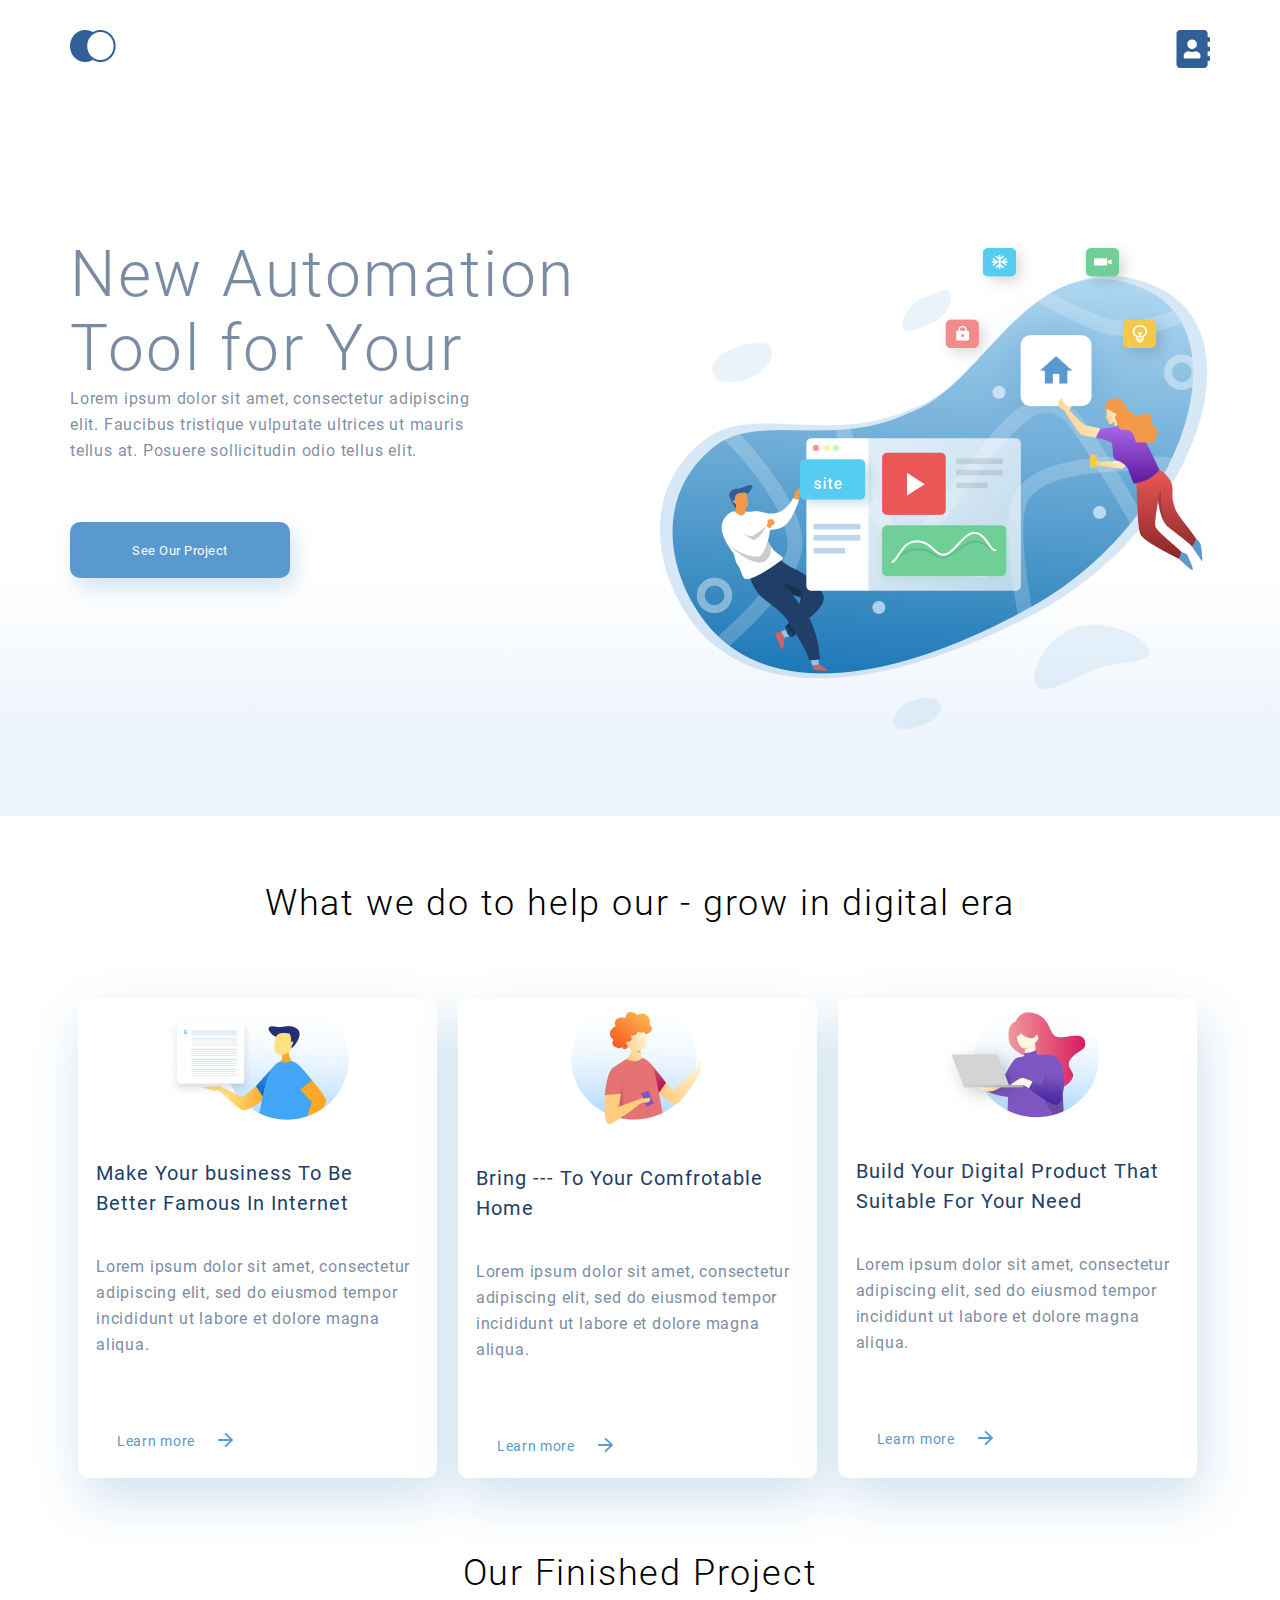
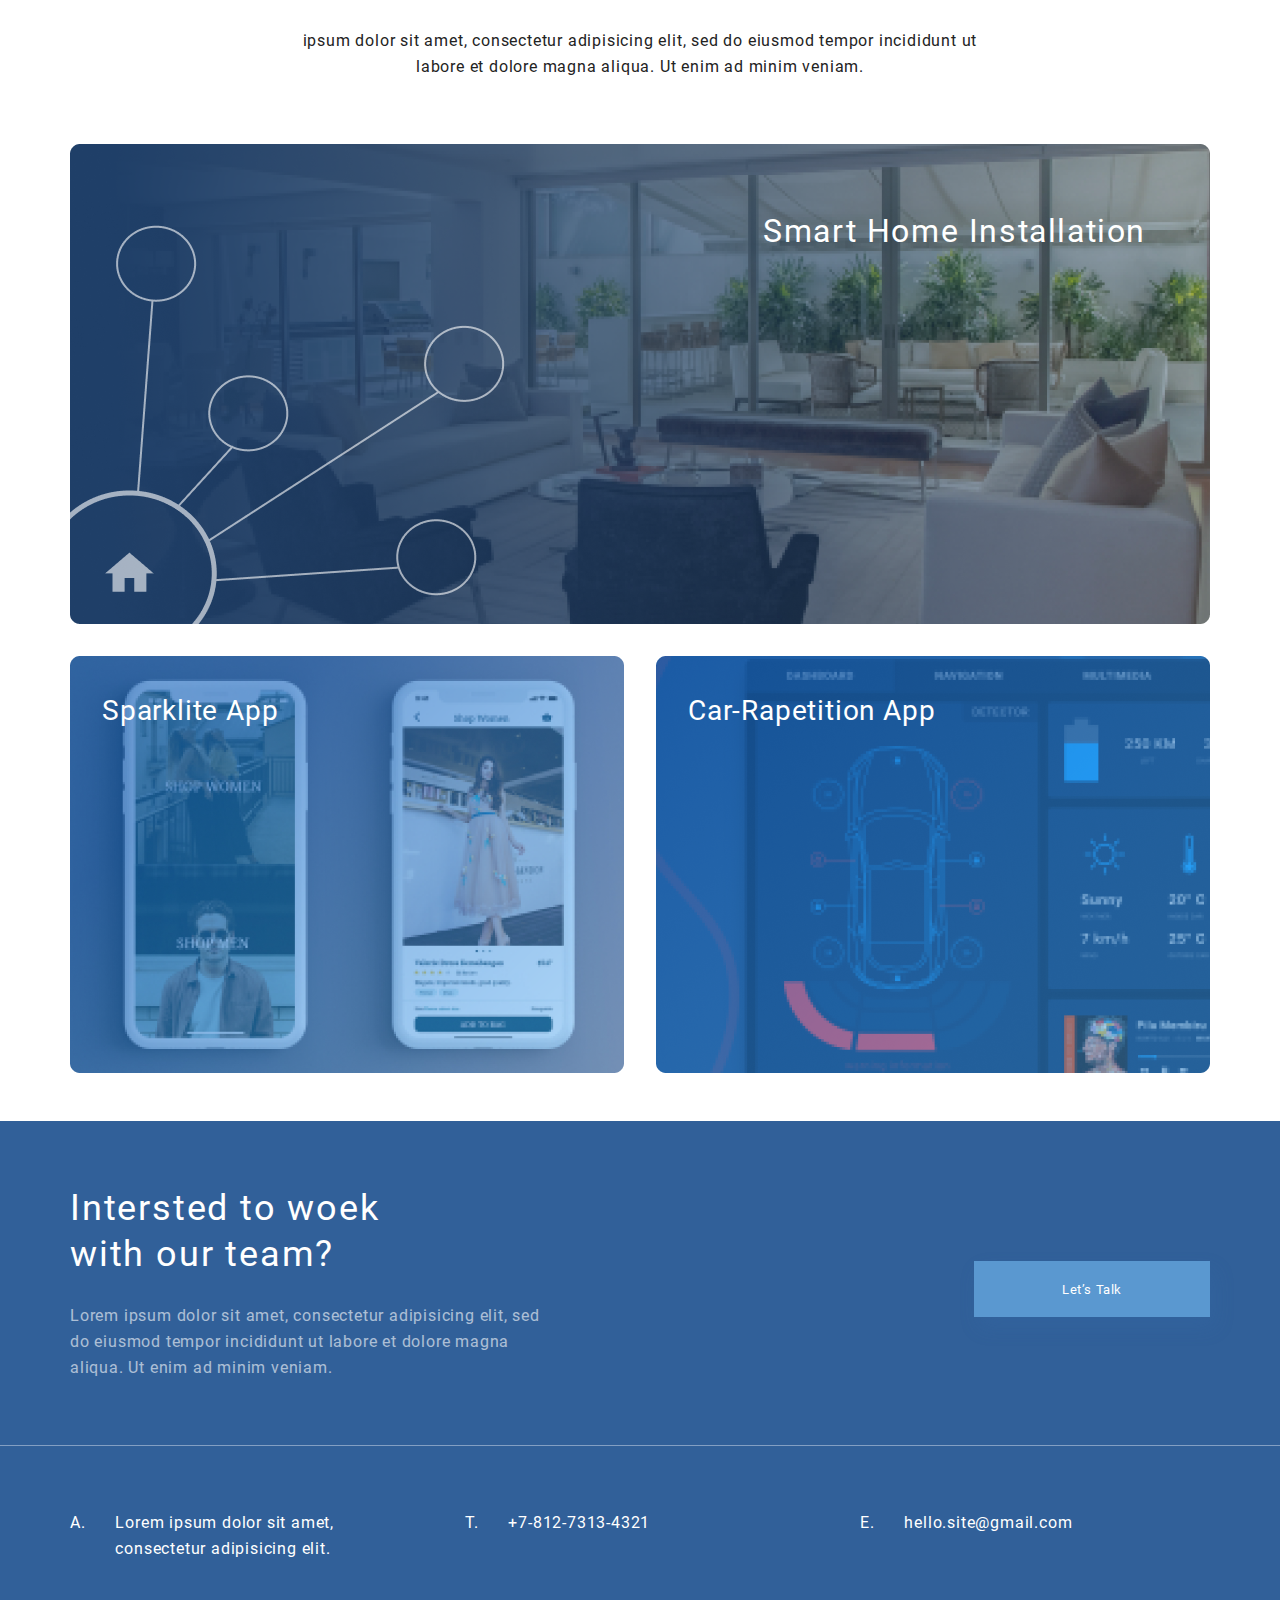
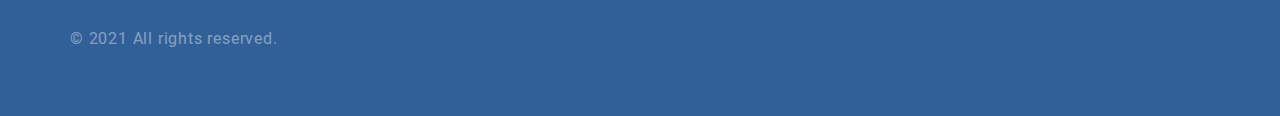
<file: adaptiv/index.html>
﻿<!DOCTYPE html>
<html lang="ru">
    <head>
        <title>Верстка адаптивного макета (страница 1)</title>
        
        <meta charset="utf-8">
        
        <meta name="viewport" content="width=device-width, initial-scale=1.0">
        
        <link rel="stylesheet" href="css/style.css">
    </head>
    
    <body>
        <header>
            <a class="logo" href="index.html"><img src="images/Group1.png" alt="logo"></a>
            
            <a class="contacts" href="contacts.html"><img src="images/Vector.png" alt="Vector"></a>

        </header>
        
        <main>
            <div class="m_wrap">
                <section class="m_top">
                    <h1>New Automation Tool for Your</h1>
                    
                    <div id="lorem">Lorem ipsum dolor sit amet, consectetur adipiscing elit. Faucibus tristique vulputate ultrices ut mauris tellus at. Posuere sollicitudin odio tellus elit.</div>
                    
                    <button id="web" type="button">See Our Project</button>
                </section>
            </div>
            
            <section>
                <h3 style="padding-top: 64px;padding-bottom: 64px;">What we do to help our - grow in digital era</h3>
                
                <div>
                    <div class="container">
                    <div class="main-item"><img src="images/img1.png" alt="Make Your business">
                        <div><h4>Make Your business To Be Better Famous In Internet</h4>
                        
                        <p>Lorem ipsum dolor sit amet, consectetur adipiscing elit, sed do eiusmod tempor incididunt ut labore et dolore magna aliqua.</p><br>
                        
                       <div class="more"> <span>Learn more</span>     <div class="arrow"><img src="images/arrow.svg" alt="arrow"></div></div>
                        </div>
                    </div>
                    
                    <div class="main-item"><img src="images/img2.png" alt="Comfrotable Home">
                        <div><h4>Bring --- To Your Comfrotable Home</h4>
                        
                        <p>Lorem ipsum dolor sit amet, consectetur adipiscing elit, sed do eiusmod tempor incididunt ut labore et dolore magna aliqua.</p><br>
                        
                        <div class="more"> <span>Learn more</span>     <div class="arrow"><img src="images/arrow.svg" alt="arrow"></div></div>
                        </div>
                    </div>
                    
                    <div class="main-item"><img src="images/img3.png" alt="Build Your Digital">
                        <div><h4>Build Your Digital Product That Suitable For Your Need</h4>
                        
                        <p>Lorem ipsum dolor sit amet, consectetur adipiscing elit, sed do eiusmod tempor incididunt ut labore et dolore magna aliqua.</p><br>
                        
                        <div class="more"> <span>Learn more</span>     <div class="arrow"><img src="images/arrow.svg" alt="arrow"></div></div>
                        </div>
                    </div>
                    </div>
                </div>
            </section>
            
            <section class="m_bottom">
                <h3>Our Finished Project</h3>
                
                <p>ipsum dolor sit amet, consectetur adipisicing elit, sed do eiusmod tempor incididunt ut<br> labore et dolore magna aliqua. Ut enim ad minim veniam.</p>
                
                
                    
                        <div class="smart"><span id="smart">Smart Home Installation</span></div>
                    
                        <div class="mn_bottom">
                            <div class="sparklite"><span>Sparklite App</span></div>
                        
                        
                            <div class="car"><span>Car-Rapetition App</span></div>
                        </div>

                    
                
            </section>
        </main>
        
        <footer>
            <section>
                  <div class="f_middle">
                    <h3>Intersted to woek<br> with our team?</h3>
                    <br>
                    
                    <p>Lorem ipsum dolor sit amet, consectetur adipisicing elit, sed<br> do eiusmod tempor incididunt ut labore et dolore magna<br> aliqua. Ut enim ad minim veniam.</p>
                  </div>  
                    <button id="foot" type="button">Let’s Talk</button>
            </section>
            
            <div class="f_wrap">
                <section class="foot">
                    <ul>
                        <li value="1">
                            <span>Lorem ipsum dolor sit amet, consectetur adipisicing elit.</span>
                        </li>
                        
                        <li value="20">
                            <span>+7-812-7313-4321</span>
                        </li>
                        
                        <li value="5">
                            <span>hello.site@gmail.com</span>
                        </li>
                    </ul>
                    
                    <p class="copy">&copy; 2021 All rights reserved.</p>
                </section>
            </div>
        </footer>
    </body>
</html>
</file>
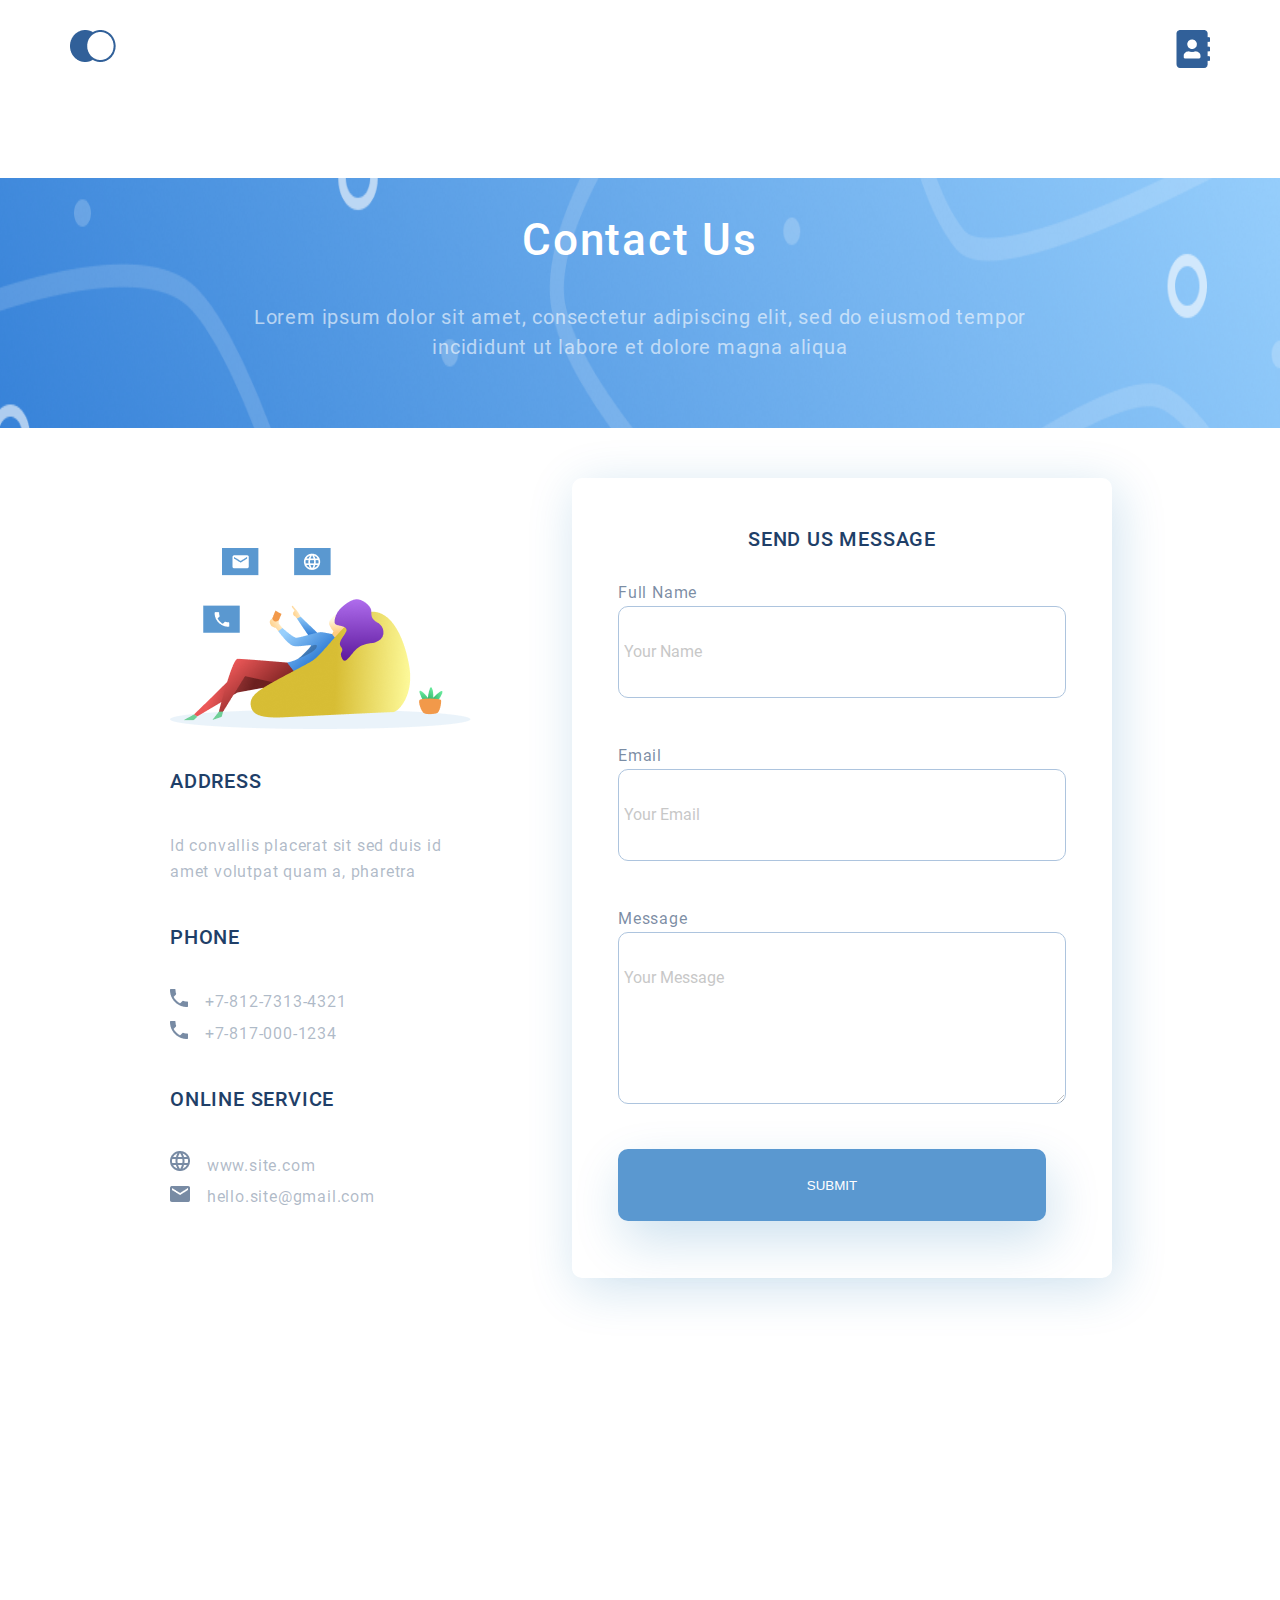
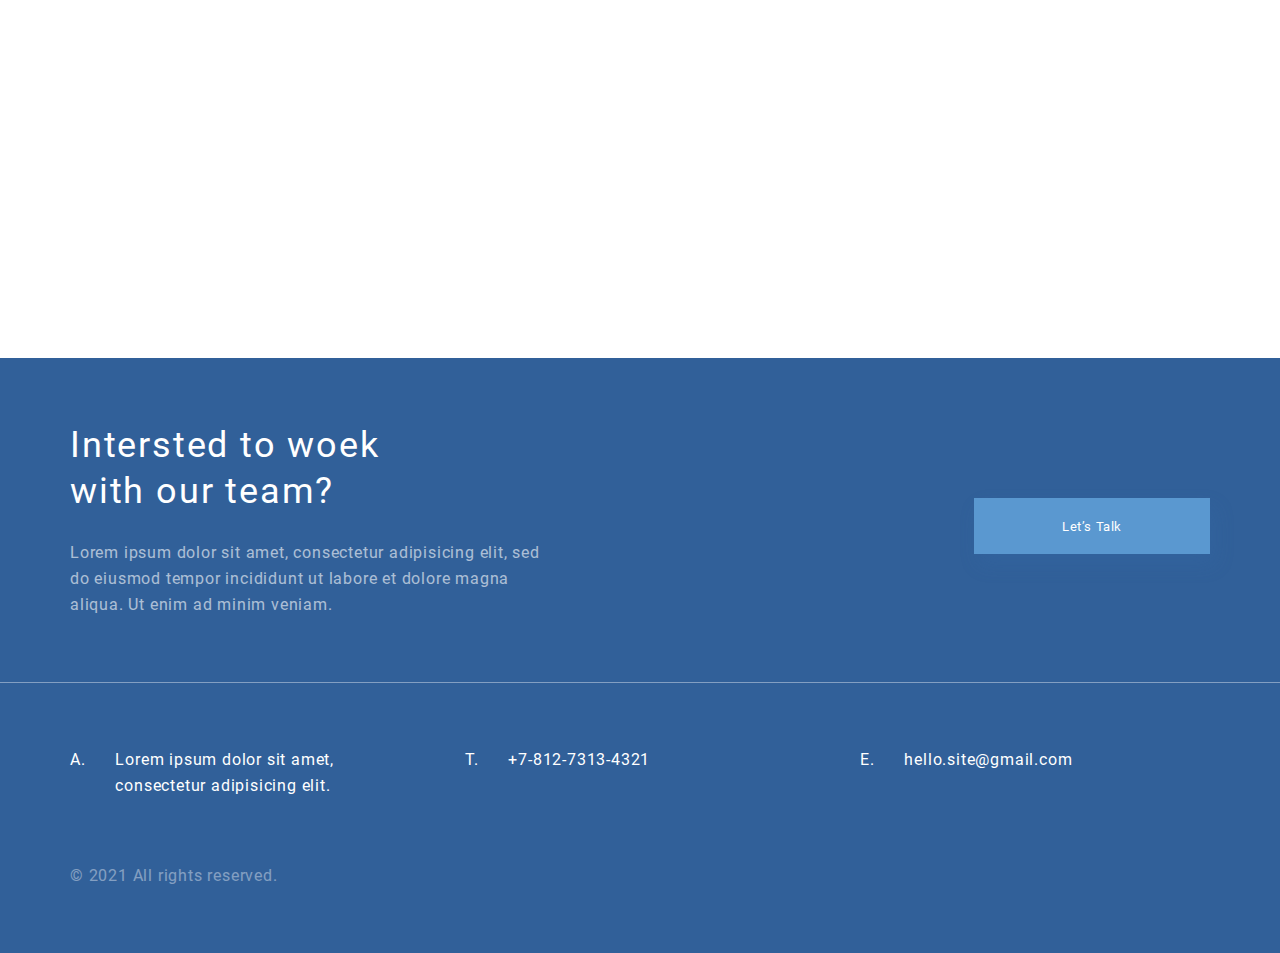
<file: adaptiv/contacts.html>
﻿<!DOCTYPE html>
<html lang="ru">
    <head>
        <title>Верстка адаптивного макета (страница 2)</title>
        
        <meta charset="utf-8">
        
        <meta name="viewport" content="width=device-width, initial-scale=1.0">
        
        <link rel="stylesheet" href="css/style.css">
    </head>
    
    <body>
        <header>
            <a class="logo" href="index.html"><img src="images/Group1.png" alt="logo"></a>
            
            <a class="contacts" href="contacts.html"><img src="images/Vector.png" alt="Vector"></a>

        </header>
        
        <main>
            
                <section class="wide">
                    
                    <div>
                        <h2>Contact Us</h2>
                            
                        <p>Lorem ipsum dolor sit amet, consectetur adipiscing elit, sed do eiusmod tempor<br> incididunt ut labore et dolore magna aliqua</p>

                        
                    </div>
                </section>
            
            
            <section class="block">

                    <div class="address">
                        <img src="images/info.png" alt="info">
                        <br>
                        <h3>ADDRESS</h3>
                        <br>
                        <span class="cont">Id convallis placerat sit sed duis id<br> amet volutpat quam a, pharetra</span>
                        <br>
                        <h3>PHONE</h3>
                        <br>
                        <span class="cont"><img src="images/phone.png" alt="phone">&emsp;+7-812-7313-4321</span>
                        <span class="cont"><img src="images/phone.png" alt="phone">&emsp;+7-817-000-1234</span>
                        <br>
                        <h3>ONLINE SERVICE</h3>
                        <br>
                        <span class="cont"><img src="images/www.png" alt="www">&emsp;www.site.com</span>
                        <span class="cont"><img src="images/mail.png" alt="mail">&emsp;hello.site@gmail.com</span>


                    </div>

                    <form class="decor">

                        <div class="form-inner">
                            <h3>SEND US MESSAGE</h3><br>
                            <span>Full Name</span>
                            <input type="text" placeholder="Your Name">
                            <span>Email</span>
                            <input type="email" placeholder="Your Email">
                            <span>Message</span>
                            <textarea placeholder="Your Message" rows="3"></textarea>

                            <button id="submit" type="button">SUBMIT</button>
                        </div>
                    </form>
  
                
            </section>
            
            <section id="map">
                <iframe src="https://www.google.com/maps/embed?pb=!1m14!1m12!1m3!1d7475.674800036059!2d-75.68417196433899!3d45.42519860969154!2m3!1f0!2f0!3f0!3m2!1i1024!2i768!4f13.1!5e0!3m2!1sru!2sru!4v1684841171327!5m2!1sru!2sru" width="100%" height="100%" frameborder="0"></iframe>
            </section>
        </main>
        
        <footer>
            <section>
                <div class="f_middle">
                  <h3>Intersted to woek<br> with our team?</h3>
                  <br>
                  
                  <p>Lorem ipsum dolor sit amet, consectetur adipisicing elit, sed<br> do eiusmod tempor incididunt ut labore et dolore magna<br> aliqua. Ut enim ad minim veniam.</p>
                </div>  
                  <button id="foot" type="button">Let’s Talk</button>
          </section>
            
            <div class="f_wrap">
                <section>
                    <ul>
                        <li value="1">
                            <span>Lorem ipsum dolor sit amet, consectetur adipisicing elit.</span>
                        </li>
                        
                        <li value="20">
                            <span>+7-812-7313-4321</span>
                        </li>
                        
                        <li value="5">
                            <span>hello.site@gmail.com</span>
                        </li>
                    </ul>
                    
                    <p class="copy">&copy; 2021 All rights reserved.</p>
                </section>
            </div>
        </footer>
    </body>
</html>
</file>
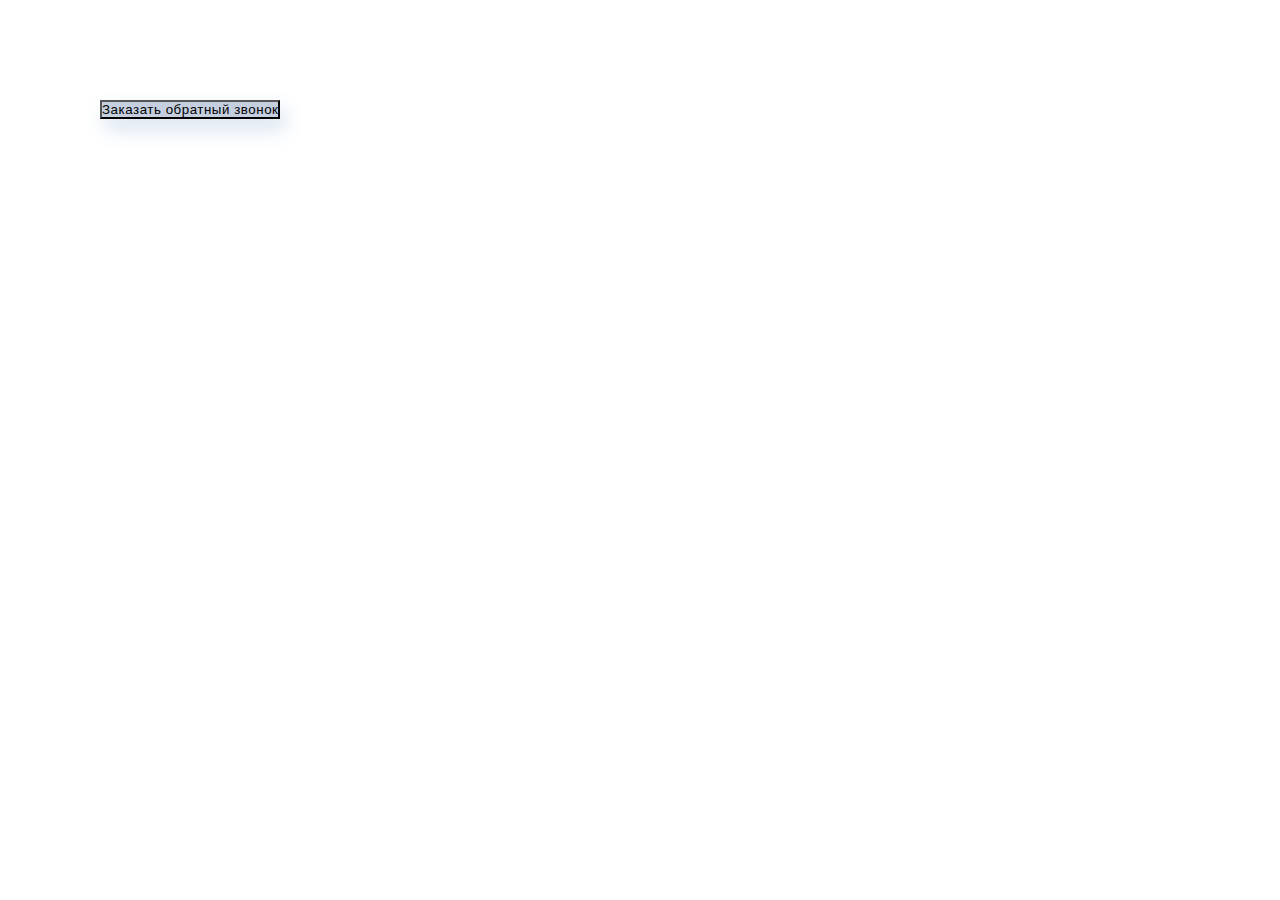
<file: Modal/modal.html>
<!DOCTYPE html>
<html lang="en">
<head>
    <meta charset="UTF-8">
    <meta http-equiv="X-UA-Compatible" content="IE=edge">
    <meta name="viewport" content="width=device-width, initial-scale=1.0">
    <title>Document</title>
    <link rel="stylesheet" href="style.css">
</head>
<body>
    <button type="button" class="open" onclick="open_modal(0)">Заказать обратный звонок</button>
    <div id="modal">
        <div class="modal_window">
            <div class="close" onclick="close_modal();">
                <p></p>
                <br>
                <p></p>
              </div>
              <h4>Заказать звонок</h4><br>
              <form>
                <input id="name" type="text" placeholder="Введите ваше имя*"><br>

                <input id="phone" type="text" placeholder="Введите ваш телефон*"><br>
                <br>
                <button type="button" onclick="close_modal();">Отправить</button>
              </form
        </div>
    </div>

    

    <script src="jquery-3.7.0.min (1).js"></script>
    <script src="script.js"></script>
</body>
</html>
</file>
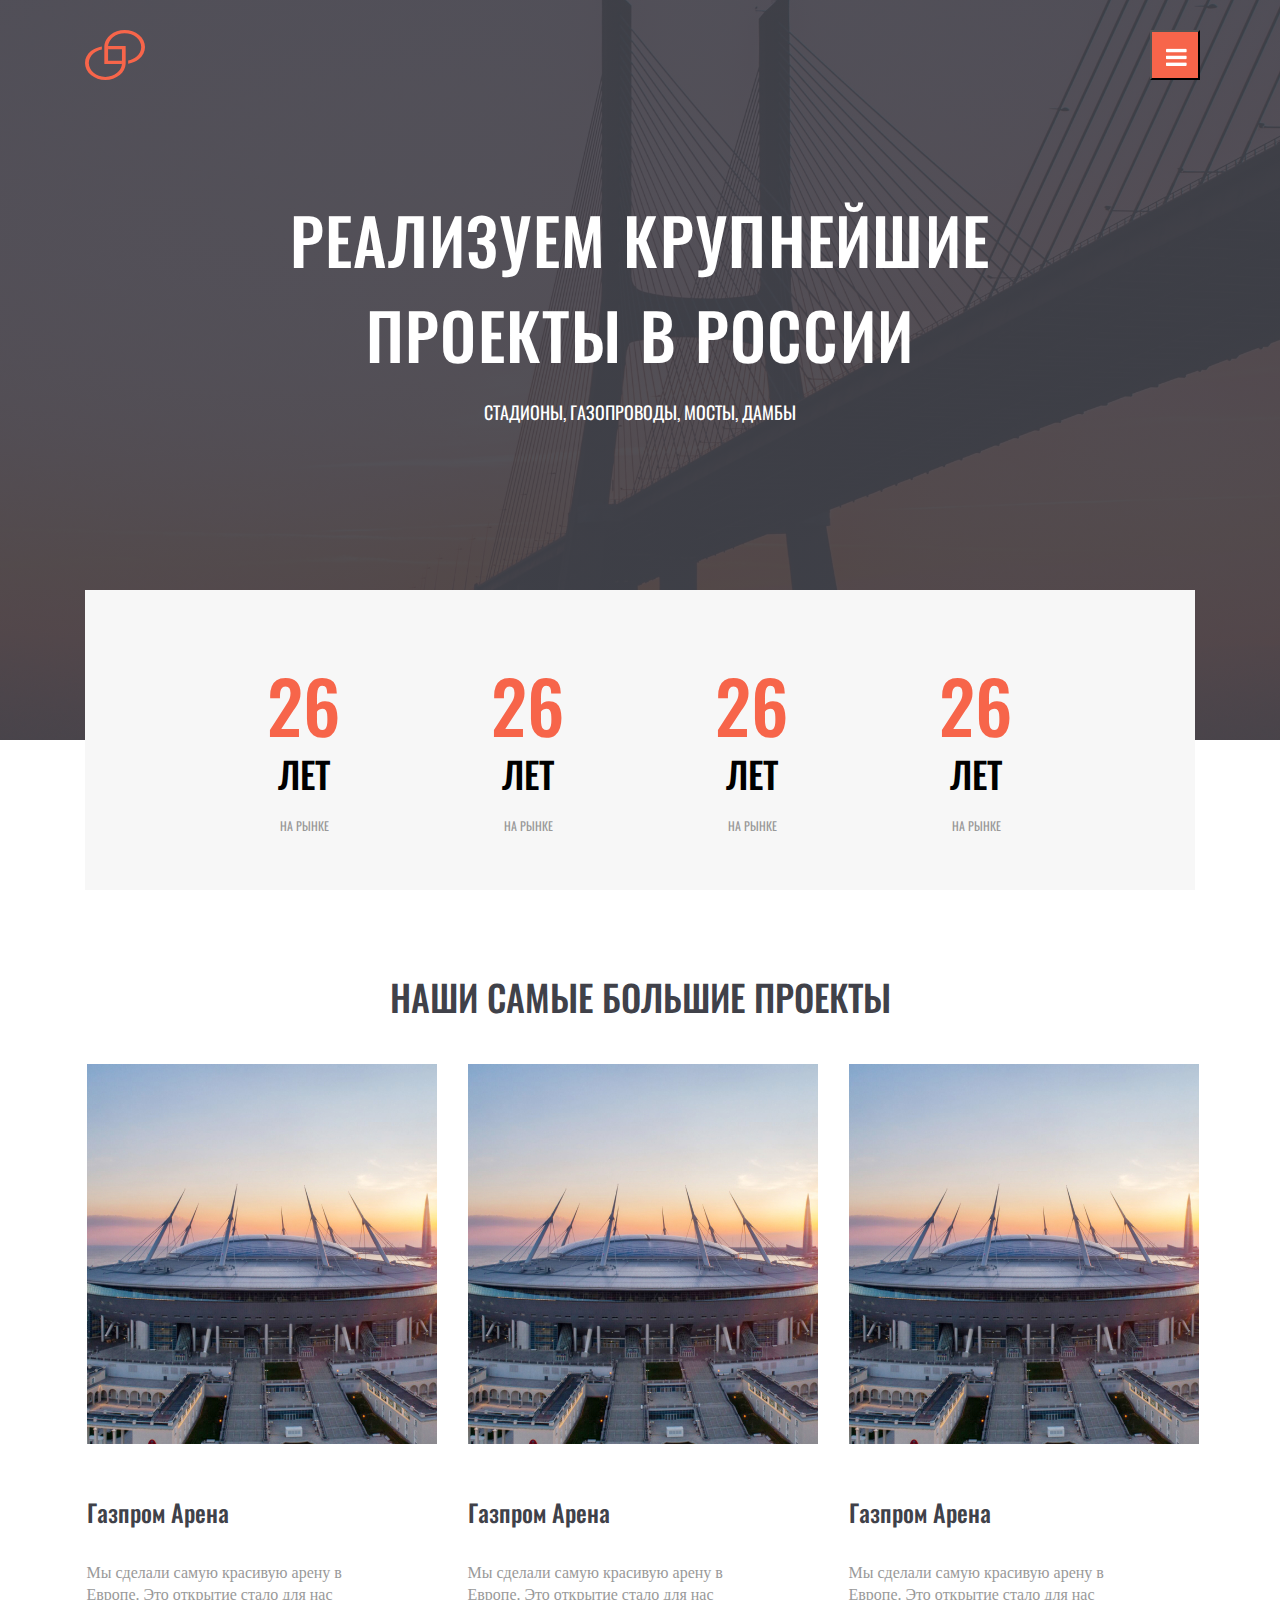
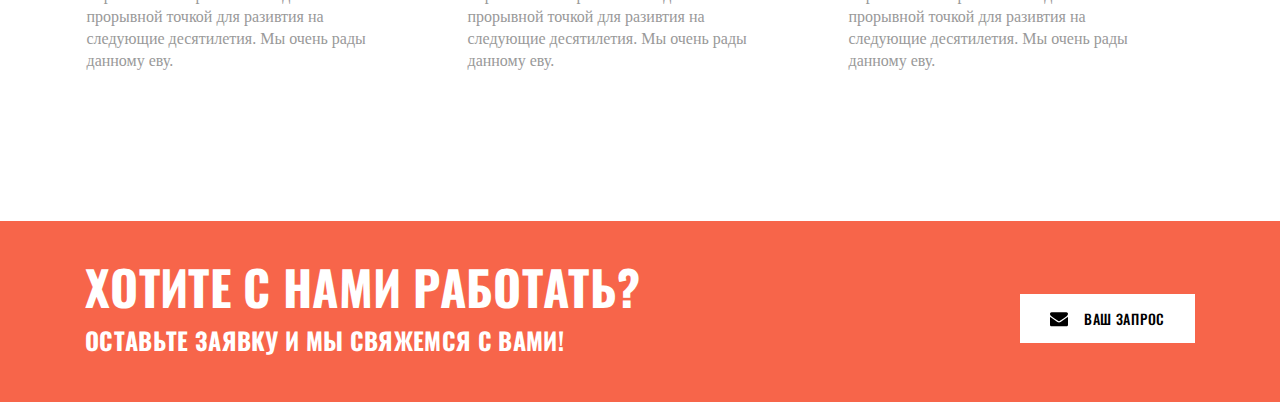
<file: Verstka/verstka-2.html>
<!DOCTYPE html>
<html lang="ru">
    <head>
        <title>Practiks</title>
        
        <meta charset="utf-8">
        
        <meta name="viewport" content="width=device-width, initial-scale=1.0">
        
        <link rel="stylesheet" href="verstka.css">
    </head>
    
    <body>
        <header>
            <div class="top">
                <div class="container">
                    <h1>РЕАЛИЗУЕМ КРУПНЕЙШИЕ ПРОЕКТЫ В РОССИИ</h1>
                    
                    <h4>стадионы, газопроводы, мосты, дамбы</h4>
                    
                    <a href="#" class="logo">logo</a>

                    <button class="menu-gamburger"></button>
                    
                    
                </div>
            </div>
                
            <div class="menu container">
                <div class="menu-item"><h2>26</h2><h4>лет</h4><p>на рынке</p></div>
                <div class="menu-item"><h2>26</h2><h4>лет</h4><p>на рынке</p></div>
                <div class="menu-item"><h2>26</h2><h4>лет</h4><p>на рынке</p></div>
                <div class="menu-item"><h2>26</h2><h4>лет</h4><p>на рынке</p></div>
            </div>
        </header>
        
        <main>
            <div class="main">
                <h4>НАШИ САМЫЕ БОЛЬШИЕ ПРОЕКТЫ </h4>
                <div class="main-item"><img src="Arena.jpg" alt="Газпром Арена"><h4>Газпром Арена</h4><p class="blocktext">Мы сделали самую красивую арену в<br> Европе. Это открытие стало для нас<br> прорывной точкой для разивтия на<br> следующие десятилетия. Мы очень рады<br> данному еву.</p></div>
                <div class="main-item"><img src="Arena.jpg" alt="Газпром Арена"><h4>Газпром Арена</h4><p class="blocktext">Мы сделали самую красивую арену в<br> Европе. Это открытие стало для нас<br> прорывной точкой для разивтия на<br> следующие десятилетия. Мы очень рады<br> данному еву.</p></div>
                <div class="main-item"><img src="Arena.jpg" alt="Газпром Арена"><h4>Газпром Арена</h4><p class="blocktext">Мы сделали самую красивую арену в<br> Европе. Это открытие стало для нас<br> прорывной точкой для разивтия на<br> следующие десятилетия. Мы очень рады<br> данному еву.</p></div>
            </div>
        </main>
        
        <footer>
            <div class="container">
                <button type="button">ВАШ ЗАПРОС</button>
                
                <h3>ХОТИТЕ С НАМИ РАБОТАТЬ?</h3>
                
                <h6>ОСТАВЬТЕ ЗАЯВКУ И МЫ СВЯЖЕМСЯ С ВАМИ!</h6>
            </div>
        </footer>
    </body>
</html>
</file>
<file: adaptiv/css/style.css>
/* fonts */
@font-face {
  font-family: "roboto";
  src: url("../fonts/Roboto-Regular.ttf");
  font-weight: 400;
}
@font-face {
  font-family: "roboto";
  src: url("../fonts/Roboto-Light.ttf");
  font-weight: 300;
}
@font-face {
  font-family: "roboto";
  src: url("../fonts/Roboto-Medium.ttf");
  font-weight: 500;
}

/* global reset */
html,
body,
body div,
div,
span,
h1,
h2,
h3,
h4,
h5,
h6,
p,
a,
em,
img,
small,
strike,
strong,
sub,
sup,
b,
u,
i,
dl,
dt,
dd,
ol,
ul,
li,
fieldset,
form,
label,
legend,
aside,
section,
article,
header,
footer,
main,
input,
textarea,
button {
  margin: 0;
  padding: 0;
  border: none;
  outline: none;
  background: none;
  box-sizing: content-box;
}
ol,
ul,
li {
  list-style: none;
}
table {
  border-collapse: collapse;
  border-spacing: 0;
}
input,
textarea {
  font: inherit;
  box-sizing: border-box;
}

/* main */
body {
  font-family: "roboto";
  font-weight: 400;
  font-size: 16px;
  line-height: 26px;
  letter-spacing: 0.05em;
  color: rgba(31, 63, 104, 0.6);
  position: relative;
  min-width: 375px;
}
header {
  position: inherit;
  top: 30px;
  width: 1140px;
  height: 48px;
  left: 50%;
  margin-left: -570px;
}
footer {
  color: #fff;
  background: #316099;
}
section {
  width: 1140px;
  margin: 0 auto;
}

/* header */
header a {
  position: absolute;
  top: 0;
  bottom: 0;
}
.logo {
  left: 0;
  width: 46px;
}
.contacts {
  right: 0;
  width: 34px;
}

/* footer */
footer section {
  padding: 64px 0;
}
.f_wrap {
  border-top: 1px solid rgba(255, 255, 255, 0.4);
}
footer ul {
  display: flex;
  justify-content: space-between;
}
footer li {
  list-style-type: upper-latin;
  list-style-position: inside;
  flex: none;
  width: 350px;
}
footer li span {
  margin-left: 25px;
  display: inline-block;
  vertical-align: top;
  width: 250px;
}
.copy {
  margin: 64px 0 0;
  opacity: 0.4;
}

/* content */
.m_wrap {
  height: 768px;
  background: linear-gradient(
    0deg,
    #ebf3fb 0%,
    #ebf3fb 8.84%,
    rgba(152, 195, 232, 0) 31.12%
  );
}
.wide {
  height: 250px;
  background: url("../images/Mask.png") center 130px no-repeat;
  width: 100%;
  padding-top: 130px;
  background-size: 100% 100%;
}
.mask {
  position: absolute;
  width: 1510px;
  height: 437.5px;
  left: -72px;
  top: 35.5px;
  border: 15px solid rgba(255, 255, 255, 0.15);
}
.m_top {
  padding-top: 190px;
  background: url("../images/big_image.png") right 190px no-repeat;
  height: 492px;
}
h1 {
  width: 510px;
  font-weight: 300;
  font-size: 64px;
  line-height: 74px;
  letter-spacing: 0.04em;
}
.wide h2 {
  font-family: "Roboto";
  font-style: normal;
  font-weight: 500;
  font-size: 44px;
  line-height: 124px;
  text-align: center;
  letter-spacing: 0.04em;
  color: #ffffff;
}
.wide p {
  font-family: "Roboto";
  font-style: normal;
  font-weight: 400;
  font-size: 20px;
  line-height: 30px;
  text-align: center;
  letter-spacing: 0.04em;
  color: rgba(255, 255, 255, 0.6);
}
.m_top > div {
  width: 425px;
}
.m_top button {
  font-family: "roboto";
}

#map {
  height: 480px;
  width: 940px;
  margin: 100px auto;
}
.main-item {
  display: inline-block;
  vertical-align: top;
  text-align: center;
  vertical-align: middle;
  background: #ffffff;
  box-shadow: 5px 20px 50px rgba(16, 112, 177, 0.2);
  border-radius: 10px;
  line-height: 50px;
  margin: 8px;
  width: 359px;
  height: 480px;
}

.m_middle {
  box-sizing: border-box;
  text-align: center;
  margin: 0 auto;
  padding: 64px;
}

section h3 {
  font-family: "Roboto";
  font-style: normal;
  font-weight: 300;
  font-size: 36px;
  line-height: 46px;
  text-align: center;
  letter-spacing: 0.05em;
  color: #000000;
}

.main-item h4 {
  font-family: "Roboto";
  padding: 18px;
  text-align: start;
  font-style: normal;
  font-weight: 400;
  font-size: 20px;
  line-height: 30px;
  letter-spacing: 0.05em;
  color: #1f3f68;
}

.main-item p {
  text-align: start;
  font-family: "Roboto";
  font-style: normal;
  padding: 18px;
  font-weight: 400;
  font-size: 16px;
  line-height: 26px;
  letter-spacing: 0.05em;
  color: #1f3f68;
  opacity: 0.6;
}
.arrow {
  position: absolute;
  display: inline-block;
  height: 22px;
  width: 22px;
  line-height: 35px;
  padding-left: 20px;
}

.m_bottom {
  box-sizing: border-box;
  text-align: center;
  margin-bottom: 112px;
  height: 1123px;
}

.mn_bottom {
  display: flex;
  gap: 32px;
  align-items: center;
  margin-bottom: 112px;
  text-align: left;
  font-size: 28px;
  line-height: 46px;
  color: #ffffff;
  margin-top: 32px;
}
.smart {
  display: block;
  background: url("../images/smart.png") no-repeat;
  background-size: contain;
  padding: 64px 64px 0 0;
  height: 480px;
  font-size: 32px;
  line-height: 46px;
  text-align: right;
  letter-spacing: 0.05em;
  color: #ffffff;
  box-sizing: border-box;
}

.sparklite {
  background: url("../images/sparklite.png") no-repeat;
  background-size: contain;
  height: 385px;
  padding: 32px 0 0 32px;
  flex: 1 1 554px;
}
.car {
  background: url("../images/car.png") no-repeat;
  background-size: contain;
  height: 385px;
  padding: 32px 0 0 32px;
  flex: 1 1 554px;
}

.m_bottom h3 {
  font-family: "Roboto";
  font-style: normal;
  padding-top: 64px;
  padding-bottom: 32px;
  font-weight: 300;
  font-size: 36px;
  line-height: 46px;
  text-align: center;
  letter-spacing: 0.05em;
  color: #000000;
}

.m_bottom p {
  font-family: "Roboto";
  font-style: normal;
  padding-bottom: 64px;
  font-weight: 400;
  font-size: 16px;
  line-height: 26px;
  text-align: center;
  letter-spacing: 0.05em;
  color: #222222;
}

#web {
  position: absolute;
  width: 220px;
  height: 56px;
  top: 522px;
  background: #5a98d0;
  box-shadow: 5px 10px 20px rgba(53, 110, 173, 0.2);
  border-radius: 10px;
  text-align: center;
  letter-spacing: 0.04em;
  color: #ffffff;
}

.more {
  float: left;
  padding-left: 39px;
  text-align: center;
  font-family: "Roboto";
  font-style: normal;
  font-weight: 400;
  font-size: 14px;
  line-height: 30px;
  letter-spacing: 0.05em;
  color: #5a98d0;
}

#foot {
  font-family: "Roboto";
  float: right;
  position: relative;
  font-style: normal;
  width: 236px;
  height: 56px;
  top: -120px;
  background: #5a98d0;
  box-shadow: 5px 10px 20px rgba(53, 110, 173, 0.2);
  text-align: center;
  letter-spacing: 0.04em;
  color: #ffffff;
}
#submit {
  width: 428px;
  height: 72px;
  left: 670px;
  top: 1108px;
  color: #ffffff;
  background: #5a98d0;
  box-shadow: 5px 20px 50px rgba(16, 112, 177, 0.2);
  border-radius: 10px;
}
.f_middle h3 {
  font-family: "Roboto";
  text-align: left;
  font-style: normal;
  font-weight: 400;
  font-size: 36px;
  line-height: 46px;
  letter-spacing: 0.05em;
  color: #ffffff;
}

.f_middle p {
  font-family: "Roboto";
  font-style: normal;
  font-weight: 400;
  font-size: 16px;
  line-height: 26px;
  letter-spacing: 0.05em;
  color: #ffffff;
  opacity: 0.6;
}
.form-inner {
  padding: 46px;
}
.form-inner input,
.form-inner textarea {
  display: block;
  width: 100%;
  padding: 25px 5px;
  margin-bottom: 45px;
  background: #fff;
  line-height: 40px;
  opacity: 0.4;
  border: 1px solid #356ead;
  border-radius: 10px;
  font-family: "Roboto", sans-serif;
}
.form-inner input[type="submit"] {
  margin-top: 30px;
  opacity: 1;
  background: rgb(90, 152, 208);
  font-family: "Roboto";
  font-style: normal;
  font-weight: 500;
  font-size: 16px;
  line-height: 26px;
  text-align: center;
  letter-spacing: 0.04em;
  color: white;
  font-size: 14px;
}
/*.form-inner textarea {
    resize: none;
 }*/
.form-inner h3 {
  font-family: "Roboto";
  font-style: normal;
  font-weight: 500;
  font-size: 20px;
  line-height: 30px;
  letter-spacing: 0.04em;
  color: #1f3f68;
}
.block {
  display: grid;
  grid-template-columns: 1fr 2fr;
  margin: 50px auto;
  width: 940px;
  height: 800px;
}
.decor {
  display: grid;
  font-family: "Roboto";
  width: 540px;
  height: 800px;
  background: #ffffff;
  box-shadow: 5px 10px 50px rgba(16, 112, 177, 0.2);
  border-radius: 10px;
}
.address {
  display: grid;
  padding-top: 70px;
  padding-right: 101px;
  width: 301px;
  height: 668px;
  background: #ffffff;
}
.address h3 {
  font-style: normal;
  text-align: left;
  font-weight: 500;
  font-size: 20px;
  line-height: 30px;
  letter-spacing: 0.04em;
  color: #1f3f68;
}
.cont {
  opacity: 0.6;
}

@media screen and (max-width: 1199px) {
  header {
    width: 700px;
    margin-left: -350px;
  }
  section {
    width: 700px;
  }
  footer section {
    width: 520px;
  }
  footer ul {
    display: block;
  }
  footer li {
    width: 100%;
  }
  footer li span {
    width: auto;
    margin-left: 40px;
  }
  footer li + li {
    margin-top: 20px;
  }
  .container {
    display: grid;
    justify-content: center;
  }
  .m_top {
    background: url("../images/mid_image.png") right 360px no-repeat;
    width: 700px;
  }
  .f_middle {
    width: 336px;
    height: 210px;
  }
  .m_bottom {
    height: 800px;
    margin-top: 127px;
  }
  #foot {
    width: 133px;
    height: 32px;
  }
  #map {
    width: 100%;
    max-width: 940px;
    margin: 64px auto;
    height: 392px;
  }
  .mn_bottom {
    margin-top: 32px;
    height: 253px;
  }
  .smart {
    width: 100%;
    margin-bottom: 0px;
    height: 295px;
  }
  .sparklite,
  .car {
    width: 100%;
    height: 253px;
  }
  .block {
    justify-content: center;
    grid-template-columns: none;
    width: auto;
    height: auto;
  }
  .address {
    padding-left: 135px;
    padding-bottom: 64px;
  }
  .decor {
    width: 520px;
    height: 780px;
  }
}
@media screen and (max-width: 729px) {
  header {
    width: auto;
    margin-left: 0;
    left: 16px;
    right: 16px;
    top: 16px;
  }
  section {
    width: auto;
    margin: 0 16px;
  }
  footer section {
    width: auto;
    padding: 32px 0;
  }
  footer ul {
    padding-left: 20px;
  }
  footer li {
    list-style-position: outside;
  }
  footer li span {
    margin-left: 20px;
  }
  .logo {
    left: 0;
    width: 16px;
  }
  .contacts {
    right: 49px;
    width: 16px;
  }
  h1 {
    position: absolute;
    width: 318px;
    top: 92px;
    font-size: 34px;
    line-height: 38px;
  }
  .m_wrap {
    height: 376px;
  }
  .m_top {
    display: flex;
    justify-content: center;
    width: 343px;
    background: none;
    text-align: center;
  }
  #lorem {
    position: absolute;
    width: 343px;
    height: 96px;
    left: 15px;
    top: 180px;
    letter-spacing: 0.05em;
    color: #1f3f68;
    opacity: 0.6;
  }
  #map {
    height: 350px;
    margin: 32px auto;
  }
  #web {
    position: absolute;
    width: 108px;
    height: 27px;
    left: 133px;
    top: 308px;
    font-family: "Roboto";
    font-style: normal;
    font-weight: 400;
    font-size: 12px;
    line-height: 26px;
    text-align: center;
    color: #ffffff;
  }
  .smart {
    background: url("../images/smart_s.png") no-repeat;
    width: 100%;
    margin-bottom: 0px;
    height: 144px;
  }
  #smart {
    display: none;
  }
  .m_bottom {
    height: 573px;
    margin-bottom: 613px;
  }
  .mn_bottom {
    display: block;
    height: 533px;
  }
  .sparklite {
    display: block;
    background: url("..//images/sparklite_s.png") no-repeat;
  }
  .car {
    display: block;
    background: url("..//images/car_s.png") no-repeat;
  }
  .sparklite span {
    font-size: 16px;
    line-height: 19px;
  }
  .car span {
    font-size: 16px;
    line-height: 19px;
  }
  .f_middle {
    width: 336px;
    height: 386px;
  }
  .foot {
    height: 542px;
  }
  #foot {
    float: none;
    width: 108px;
    height: 31px;
    left: 100px;
  }
  .block {
    justify-content: center;
    grid-template-columns: none;
    width: auto;
    height: auto;
    margin-left: 130px;
  }
  .address {
    padding-left: 70px;
    padding-bottom: 64px;
  }
  .decor {
    width: 342px;
    height: 514px;
  }
  .form-inner {
    padding: 30px;
  }

  .form-inner textarea {
    height: 80px;
    width: 271px;
    padding: 10px 15px;
    margin-bottom: 30px;
  }
  .form-inner input {
    height: 36px;
    width: 271px;
    padding: 10px 15px;
    margin-bottom: 30px;
  }
  #submit {
    width: 271px;
    height: 50px;
  }
}
</file>
<file: Modal/style.css>
* {margin: 0; padding: 0; box-sizing: border-box;}
#modal {
    position: fixed;
    height: 100vh;
    top: 0;
    left: 0;
    right: 0;
    z-index: 2;
    background: rgb(11, 41, 66);
    display: none;
  }
  .modal_window {
    position: absolute;
    text-align: center;
    left: 50%;
    top: 50%;
    transform: translate(-50%,-50%);
    background-color: white;
    border-radius: 10px;
    padding: 20px;
    width: 400px;
  }

  .open {
    position: absolute;
    top: 100px;
    left: 100px;
    background: rgb(197 207 223);
    box-shadow: 5px 10px 20px rgba(53, 110, 173, 0.2);
    text-align: center;
    letter-spacing: 0.04em;
    color: black;
  }
  .close {
    position: absolute;
    padding: 10px;
    right: 0;
    top: 7px;
    cursor: pointer;
  }
  .close p {
    width: 30px;
    height: 4px;
    background-color: rgb(165, 15, 15);
    margin: 0;
  }
  .close p:first-child {
    transform: rotateZ(-45deg);
    margin-bottom: -22px;
  }
  .close p:last-child {
    transform: rotateZ(45deg);
  }
</file>
<file: Verstka/verstka.css>
@font-face {
  font-family: "opensans";
  src: url("OpenSans-Regular.ttf") format("woff2");
}
@font-face {
  font-family: "oswald";
  src: url("Oswald-Bold.ttf") format("woff2");
  font-weight: 700;
}
@font-face {
  font-family: "oswald";
  src: url("Oswald-Medium.ttf") format("woff2");
  font-weight: 500;
}
@font-face {
  font-family: "oswald";
  src: url("Oswald-Regular.ttf") format("woff2");
  font-weight: 400;
}

body {
  margin: 0;
  font-family: "oswald";
}
header {
  height: 890px;
}
footer {
  height: 151px;
  background: #f7654a;
  font-weight: 700;
  letter-spacing: 0.02em;
  color: #fff;
  padding: 30px 0 0;
}
main {
  height: 931px;
}
.container {
  width: 1110px;
  margin: 0 auto;
}

.top {
  height: 740px;
  box-sizing: border-box;
  background: linear-gradient(
      0deg,
      rgba(64, 65, 73, 0.9),
      rgba(64, 65, 73, 0.9)
    ),
    url("header_bg.jpg") center no-repeat, #404149;
  color: #fff;
  text-align: center;
  background-size: 100%;
}
.top .container {
  padding-top: 192px;
  position: relative;
}
.top h1 {
  margin: 0 auto;
  width: 734px;
  font-size: 64px;
  line-height: 95px;
  font-weight: 500;
  letter-spacing: 0.02em;
}
.top h4 {
  margin: 17px auto 0;
  width: 734px;
  font-weight: 400;
  font-size: 18px;
  line-height: 27px;
  text-align: center;
  text-transform: uppercase;
}
.logo {
  text-indent: -9999px;
  position: absolute;
  top: 30px;
  left: 0;
  width: 60px;
  height: 50px;
  background: url("logo.svg");
}
.menu {
  box-sizing: border-box;
  height: 300px;
  background: #f7f7f7;
  margin-top: -150px;
  text-align: center;
  padding: 35px;
}
.menu-item {
  display: inline-block;
  vertical-align: top;
  margin: 15px;
  width: 190px;
  height: 200px;
}
footer h3 {
  font-size: 48px;
  line-height: 71px;
  margin: 0;
}
footer h6 {
  font-size: 24px;
  line-height: 36px;
  margin: 0;
}
footer button {
  float: right;
  background: #fff;
  border: none;
  width: 175px;
  height: 49px;
  padding: 14px 30px;
  color: #000;
  cursor: pointer;
  margin-top: 43px;
  font-family: "oswald";
  font-weight: 500;
  font-size: 14px;
  line-height: 21px;
  letter-spacing: 0.05em;
  text-align: right;
}
footer button::before {
  content: "";
  float: left;
  height: 21px;
  width: 18px;
  background: url("btn.svg") 0px 4px no-repeat;
}

.menu-item h2 {
  font-family: "Oswald";
  color: #f7654a;
  font-style: normal;
  font-weight: 500;
  font-size: 72px;
  line-height: 10px;
  text-align: center;
  text-transform: uppercase;
}

.menu-item h4 {
  font-family: "Oswald";
  font-style: normal;
  font-weight: 500;
  font-size: 36px;
  line-height: 7px;
  text-align: center;
  text-transform: uppercase;
}

.menu-item p {
  font-family: "Oswald";
  font-style: normal;
  font-weight: 100;
  font-size: 12px;
  line-height: 3px;
  text-transform: uppercase;
  text-align: center;
  color: #999999;
}

.main-item {
  display: inline-block;
  vertical-align: top;
  text-align: start;
  vertical-align: middle;
  line-height: 50px;
  margin: 16px;
  width: 345px;
  height: 500px;
}

main h4 {
  font-family: "Oswald";
  font-style: normal;
  font-weight: 500;
  font-size: 36px;
  line-height: 7px;
  text-align: center;
  text-transform: uppercase;
  color: rgb(64, 65, 73);
}

P.blocktext {
  font-family: "Open Sans";
  font-style: normal;
  font-weight: 400;
  font-size: 16px;
  line-height: 22px;
  color: #999999;
}

.main {
  box-sizing: border-box;
  text-align: center;
  padding: 55px;
}

.main-item h4 {
  font-family: "Oswald";
  text-align: start;
  text-transform: none;
  font-style: normal;
  font-weight: 500;
  font-size: 24px;
  line-height: 36px;
  color: #404149;
}

.menu-gamburger {
  position: absolute;
  width: 50px;
  height: 50px;
  left: 1065px;
  top: 30px;
  background: url("menu-gamburger.png");
}
</file>
